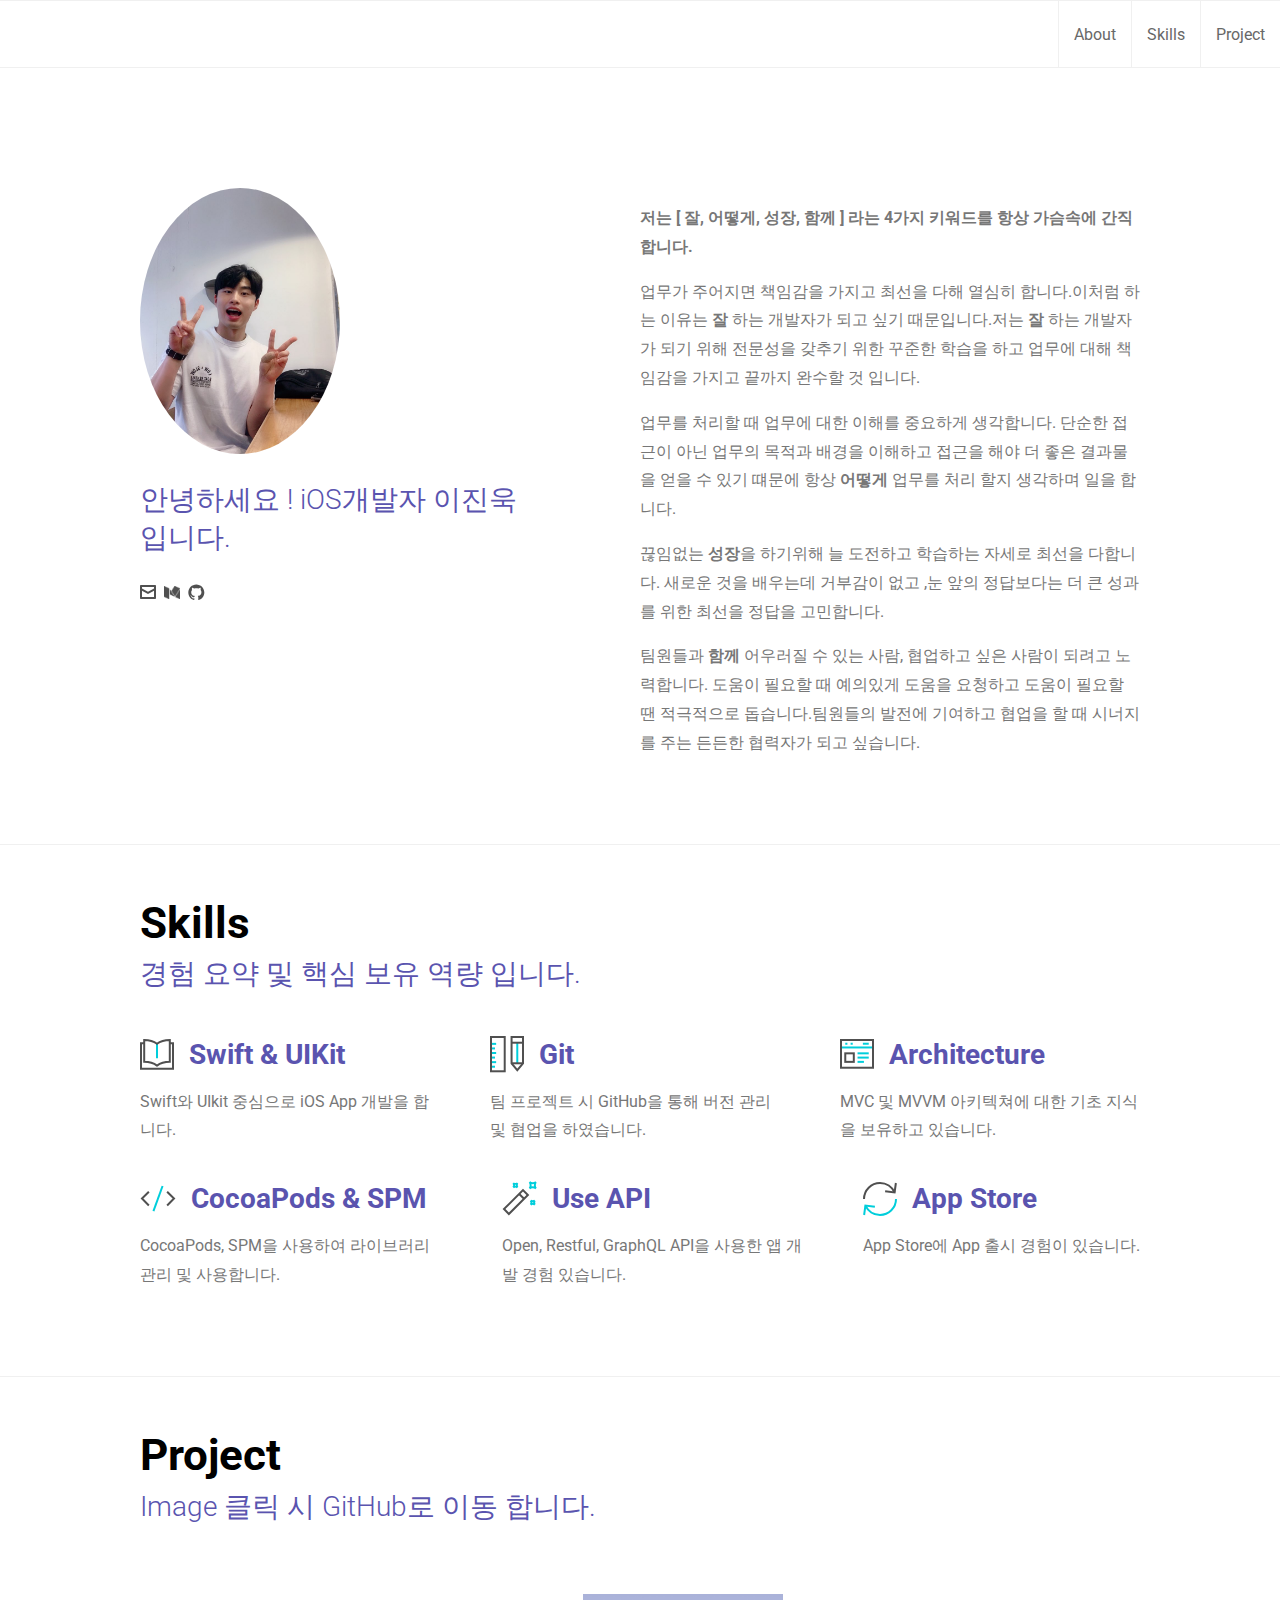
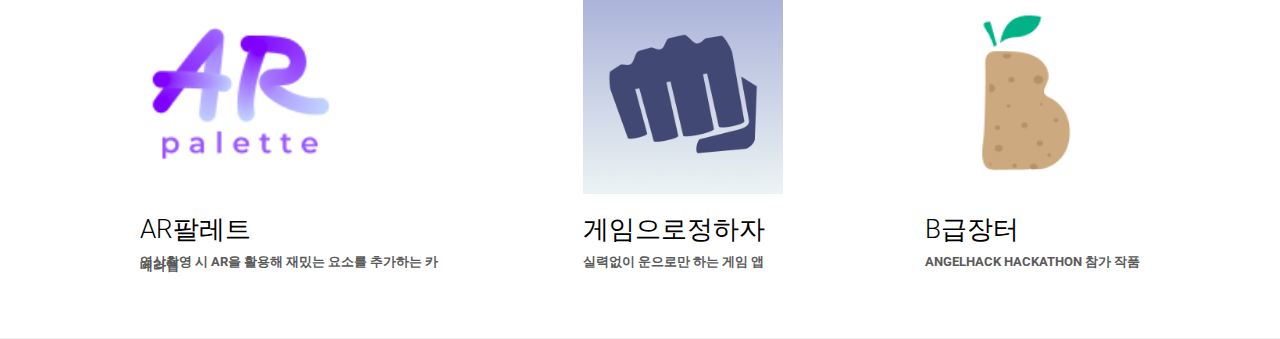
<file: index.html>
<!DOCTYPE html>
<html lang="en-us">
    <head>
	<meta name="generator" content="Hugo 0.76.4" />
        <meta charset="UTF-8">
<meta http-equiv="X-UA-Compatible" content="ie=edge">
<title>PortFolio</title>
<meta name="viewport" content="width=device-width, initial-scale=1.0">
<meta name="theme-color" content="#574CDD">
<meta name="description" content="안녕하세요. iOS 개발자 이진욱입니다.">
<meta property="og:description" content="안녕하세요. iOS 개발자 이진욱입니다.">
<meta name="twitter:description" content="안녕하세요. iOS 개발자 이진욱입니다.">
<meta property="og:image" content="https://jwlee07.github.io/PortFolio/img/jwlee_portfolio.jpg">
<meta name="twitter:image" content="https://jwlee07.github.io/PortFolio/img/jwlee_portfolio.jpg">
<link rel="icon" href="https://jwlee07.github.io/PortFolio/img/" type="image/x-icon">
<link rel="shortcut icon" href="https://jwlee07.github.io/PortFolio/img/" type="image/x-icon">
<link rel="stylesheet" href="css/final.css">
<link rel="stylesheet" href="css/normalize.css">
<link rel="stylesheet" href="https://fonts.googleapis.com/css?family=Roboto:300,400,700">
    </head>
    <body>
        <div>
            
            <nav class="main-navigation stuckMenu">
    <a href="https://jwlee07.github.io/PortFolio/">
        
    </a>
    <div class="sub-navigation">
        <a href="#" class="main-navigation-link" id="about" data-scroll-goto="0">About</a>
        
        
        <a href="#" class="main-navigation-link" data-scroll-goto="1">Skills</a>
        

        
        <a href="#" class="main-navigation-link" data-scroll-goto="2">Project</a>
        
        
    </div>
</nav>

            

            
            <section style="padding-top: 120px;" id="scroll-element" data-scroll-index="0">
    <div class="hero">
        <div class="hero-left">
            <img src="https://jwlee07.github.io/PortFolio/img/jwlee.jpeg" style="max-width: 50%; border-radius: 50%; ">
            <h2 class="subtitle">안녕하세요 ! iOS개발자 이진욱입니다.</h2>
            <div class="icons">
                
                <a href="mailto:apzk21413@gmail.com">
                    <svg width="16px" height="14px" viewBox="0 0 16 14" version="1.1" xmlns="http://www.w3.org/2000/svg" xlink="http://www.w3.org/1999/xlink">
                        
                        <title>ui-16px-1_email-84</title>
                        <desc>Created with Sketch.</desc>
                        <defs></defs>
                        <g id="Portfolio" stroke="none" stroke-width="1" fill="none" fill-rule="evenodd">
                            <g transform="translate(-94.000000, -336.000000)" id="Group" fill="#505050">
                                <g transform="translate(94.000000, 335.000000)">
                                    <g id="ui-16px-1_email-84" transform="translate(0.000000, 1.000000)">
                                        <path d="M15,0 L1,0 C0.448,0 0,0.447 0,1 L0,13 C0,13.553 0.448,14 1,14 L15,14 C15.552,14 16,13.553 16,13 L16,1 C16,0.447 15.552,0 15,0 Z M14,12 L2,12 L2,5.723 L7.504,8.868 C7.812,9.044 8.189,9.044 8.496,8.868 L14,5.723 L14,12 Z M14,3.42 L8,6.849 L2,3.42 L2,2 L14,2 L14,3.42 Z" id="Shape"></path>
                                    </g>
                                </g>
                            </g>
                        </g>
                    </svg>
                </a>
                
                
                
                
                
                
                <a href="https://jwlee07.github.io/" target="blank">
                    
                    <img src="https://jwlee07.github.io/PortFolio/img/medium.png" style="width: 16px;" alt="">
                </a>
                
                
                <a href="https://github.com/jwlee07" target="blank">
                  <svg width="17px" height="17px" viewBox="0 0 17 17" version="1.1" xmlns="http://www.w3.org/2000/svg" xmlns:xlink="http://www.w3.org/1999/xlink">
                    <title>social-16px_logo-github</title>
                      <g id="Portfolio" stroke="none" stroke-width="1" fill="none" fill-rule="evenodd">
                          <g id="GitHub-Mark" transform="translate(-136.000000, -55.000000)" fill="#505050">
                              <path d="M144.319263,55.455 C139.902185,55.455 136.32,59.0366937 136.32,63.4552456 C136.32,66.9897924 138.612029,69.9880428 141.791009,71.0459021 C142.191267,71.1195692 142.337128,70.8725389 142.337128,70.6603777 C142.337128,70.4708077 142.330252,69.967416 142.326323,69.2999922 C140.101086,69.7832483 139.631581,68.2273994 139.631581,68.2273994 C139.267666,67.303123 138.743156,67.057075 138.743156,67.057075 C138.016799,66.5610499 138.798161,66.5708722 138.798161,66.5708722 C139.601132,66.6273503 140.02349,67.3954524 140.02349,67.3954524 C140.737078,68.617835 141.896107,68.2647241 142.351861,68.0599296 C142.424546,67.5432777 142.631305,67.1906579 142.859673,66.9907746 C141.083314,66.7889268 139.215608,66.1023495 139.215608,63.0368165 C139.215608,62.163616 139.527465,61.4490452 140.039206,60.8901576 C139.956698,60.6878187 139.682166,59.8740429 140.117784,58.7729656 C140.117784,58.7729656 140.789137,58.5578577 142.317483,59.5931258 C142.95544,59.4153426 143.640053,59.326942 144.320246,59.3235043 C144.999947,59.326942 145.684069,59.4153426 146.323008,59.5931258 C147.850372,58.5578577 148.520743,58.7729656 148.520743,58.7729656 C148.957343,59.8740429 148.68281,60.6878187 148.600794,60.8901576 C149.113517,61.4490452 149.422919,62.163616 149.422919,63.0368165 C149.422919,66.1102073 147.552266,66.7864712 145.770505,66.9843901 C146.057315,67.2314204 146.313186,67.7195876 146.313186,68.4660808 C146.313186,69.5352357 146.303364,70.3981229 146.303364,70.6603777 C146.303364,70.8745034 146.447751,71.1234981 146.853411,71.045411 C150.029936,69.9850961 152.32,66.9888101 152.32,63.4552456 C152.32,59.0366937 148.737815,55.455 144.319263,55.455" id="Fill-4"></path>
                          </g>
                      </g>
                  </svg>
                </a>
                
                

            </div>
            <!-- https://www.notion.so/6428e248b2cb4de193c4c07b31e58680
            <a href="" target="blank" class="download-resume" onclick="ga('send', {hitType: 'event',eventCategory: 'CTA',eventAction: 'download'});">
                이력서 확인하기</a> -->
            
        </div>
        <div class="hero-right">
            
                <p><strong>저는 [ 잘, 어떻게, 성장, 함께 ] 라는 4가지 키워드를 항상 가슴속에 간직합니다.</strong></p>
            
                <p>업무가 주어지면 책임감을 가지고 최선을 다해 열심히 합니다.이처럼 하는 이유는 <strong>잘</strong> 하는 개발자가 되고 싶기 때문입니다.저는 <strong>잘</strong> 하는 개발자가 되기 위해 전문성을 갖추기 위한 꾸준한 학습을 하고 업무에 대해 책임감을 가지고 끝까지 완수할 것 입니다.</p>
            
                <p>업무를 처리할 때 업무에 대한 이해를 중요하게 생각합니다. 단순한 접근이 아닌 업무의 목적과 배경을 이해하고 접근을 해야 더 좋은 결과물을 얻을 수 있기 떄문에 항상 <strong>어떻게</strong> 업무를 처리 할지 생각하며 일을 합니다.</p>
            
                <p>끊임없는 <strong>성장</strong>을 하기위해 늘 도전하고 학습하는 자세로 최선을 다합니다. 새로운 것을 배우는데 거부감이 없고 ,눈 앞의 정답보다는 더 큰 성과를 위한 최선을 정답을 고민합니다.</p>
            
                <p>팀원들과 <strong>함께</strong> 어우러질 수 있는 사람, 협업하고 싶은 사람이 되려고 노력합니다. 도움이 필요할 때 예의있게 도움을 요청하고 도움이 필요할 땐 적극적으로 돕습니다.팀원들의 발전에 기여하고 협업을 할 때 시너지를 주는 든든한 협력자가 되고 싶습니다.</p>
            
        </div>
    </div>
</section>

            

            
            <section data-scroll-index="1">
    <div class="process">
        <div class="header">
            <h1 class="title">Skills</h1>
            <h2 class="subtitle">경험 요약 및 핵심 보유 역량 입니다.</h2>
        </div>
        <div class="process-wrapper">
            
            <div class="process-item">
                <figure class="item-header">
                    <img src="svg/book.svg">
                    <h3>Swift &amp; UIKit</h3>
                </figure>
                <p>Swift와 UIkit 중심으로 iOS App 개발을 합니다.</p>
            </div>
            
            <div class="process-item">
                <figure class="item-header">
                    <img src="svg/rulerpencil.svg">
                    <h3>Git</h3>
                </figure>
                <p>팀 프로젝트 시 GitHub을 통해 버전 관리 및 협업을 하였습니다.</p>
            </div>
            
            <div class="process-item">
                <figure class="item-header">
                    <img src="svg/ui.svg">
                    <h3>Architecture</h3>
                </figure>
                <p>MVC 및 MVVM 아키텍쳐에 대한 기초 지식을 보유하고 있습니다.</p>
            </div>
            
            <div class="process-item">
                <figure class="item-header">
                    <img src="svg/closetag.svg">
                    <h3>CocoaPods &amp; SPM</h3>
                </figure>
                <p>CocoaPods, SPM을 사용하여 라이브러리 관리 및 사용합니다.</p>
            </div>

            <div class="process-item">
                <figure class="item-header">
                    <img src="svg/wand.svg">
                    <h3>Use API</h3>
                </figure>
                <p>Open, Restful, GraphQL API을 사용한 앱 개발 경험 있습니다.</p>
            </div>

            <div class="process-item">
                <figure class="item-header">
                    <img src="svg/repeat.svg">
                    <h3>App Store</h3>
                </figure>
                <p>App Store에 App 출시 경험이 있습니다.</p>
            </div>
            
        </div>
    </div>
</section>
            

            
            <section data-scroll-index="2">
    <div class="case-studies">
        <div class="header">
            <h1 class="title">Project</h1>
            <h2 class="subtitle">Image 클릭 시 GitHub로 이동 합니다.</h2>
        </div>
        <div class="case-studies-wrapper">
            
            
            <div class="case-study-item">
                <a href= https://github.com/jwlee07/ARPalettePro ><img src="https://jwlee07.github.io/PortFolio/img/ARPalette_logo.jpg" width = "200" height = "200" alt=""></a>
                <h4>AR팔레트</h4>
                <h5>영상촬영 시 AR을 활용해 재밌는 요소를 추가하는 카메라앱</h5>
                
                
            </div>
            
            <div class="case-study-item">
                <a href= https://github.com/jwlee07/RefactoringDadambira ><img src="https://jwlee07.github.io/PortFolio/img/game_logo.jpeg" width = "200" height = "200" alt=""></a>
                <h4>게임으로정하자</h4>
                <h5>실력없이 운으로만 하는 게임 앱</h5>
                
                
            </div>
            
            <div class="case-study-item">
                <a href= https://github.com/jwlee07/2020AngelHack ><img src="https://jwlee07.github.io/PortFolio/img/BClass_logo.png" width = "200" height = "200" alt=""></a>
                <h4>B급장터</h4>
                <h5>AngelHack Hackathon 참가 작품</h5>
                
                
            </div>
            
        </div>
    </div>
</section>
            

            
        </div>

        
<script src="https://jwlee07.github.io/PortFolio/js/jquery-1.js"></script>
<script src="https://jwlee07.github.io/PortFolio/js/stickUp.js"></script>
<script src="https://jwlee07.github.io/PortFolio/js/scrollIt.js" type="text/javascript"></script>
<script type="text/javascript">
    jQuery(function($) {
        $(document).ready( function() {
            $('.main-navigation').stickUp({

            });
        });
    });
    $(function(){
        $.scrollIt({
            topOffset: -70,         
            easing: 'ease-in-out'
        });
    });
</script>

    </body>
</html>
</file>
<file: css/final.css>
* {
  box-sizing: border-box;
  text-rendering: optimizeLegibility;
  -webkit-font-smoothing: antialiased;
  -moz-osx-font-smoothing: grayscale;
}

body {
  font-size: 16px;
  font-family: Roboto;
  margin: 0;
  padding: 0;
}

a {
  text-decoration: none;
  -webkit-transition: 0.1s ease-in;
  transition: 0.1s ease-in;
}

a:hover {
  cursor: pointer;
  opacity: 0.8;
  -webkit-transform: translateY(-3px);
          transform: translateY(-3px);

}

footer {
  padding: 30px 30px 30px 30px;
  max-width: 1000px;
  margin: 0 auto;
  display: flex !important;
  justify-content: space-between;
  border-bottom: 1px solid #F0F0F0;
}

.main-navigation {
  z-index: 999;
  width: 100%;
  background: white;
  height: 68px;
  padding: 0;
  margin: 0;
  border-top: 1px solid #F0F0F0;
  border-bottom: 1px solid #F0F0F0;
  display: -webkit-box;
  display: -ms-flexbox;
  display: flex;
  -webkit-box-align: center;
      -ms-flex-align: center;
          align-items: center;
  -webkit-box-pack: justify;
      -ms-flex-pack: justify;
          justify-content: space-between;
}

.sub-navigation {
  max-width: 445px;
  height: inherit;
  display: -webkit-box;
  display: -ms-flexbox;
  display: flex;
}

.main-navigation h5 {
  position: absolute;
  left: 90px;
  top: 3px;
  color: #777777;
}

@media all and (max-width: 400px) {
  .main-navigation h5 {
    top: 7px;
    font-size: 12px;
  }
}

.main-navigation-link {
  color: #686868;
  padding: 15px;
  display: -webkit-box;
  text-align: center !important;
  display: -ms-flexbox;
  display: flex;
    -webkit-box-align: center;
        -ms-flex-align: center;
            align-items: center;
    -webkit-box-pack: center;
        -ms-flex-pack: center;
            justify-content: center;
  border-left: 1px solid #F0F0F0;
}

.icons a:first-child {
  padding: 4px 4px 4px 0;
}

.icons a {
  padding: 4px;
}

@media all and (max-width: 460px) {
  .main-navigation-link {
    font-size: 13px;
    padding: 15px;
  }
  #about {
    display: none;
  }
  #process-link {
    display: none !important;
  }
}

.logo:hover, .main-navigation-link:hover {
  box-shadow: 0 2px 4px 0 rgba(0,0,0,0.12);
}

.logo {
  width: 68px;
  display: block;
}

section {
  padding-top: 70px;
  padding-bottom: 70px;
  border-bottom: 1px solid #F0F0F0;
  padding-left: 30px;
  padding-right: 30px;
}

.hero {
  display: -webkit-box;
  display: -ms-flexbox;
  display: flex;
  margin: 0 auto;
  -webkit-box-pack: justify;
      -ms-flex-pack: justify;
          justify-content: space-between;
  -ms-flex-wrap: wrap;
      flex-wrap: wrap;
  max-width: 1000px;
}

.process {
  max-width: 1000px;
  display: -webkit-box;
  display: -ms-flexbox;
  display: flex;
  margin: 0 auto;
  -webkit-box-orient: vertical;
  -webkit-box-direction: normal;
      -ms-flex-direction: column;
          flex-direction: column;
}

.case-studies {
  max-width: 1000px;
  display: -webkit-box;
  display: -ms-flexbox;
  display: flex;
  margin: 0 auto;
  -webkit-box-orient: vertical;
  -webkit-box-direction: normal;
      -ms-flex-direction: column;
          flex-direction: column;
}

.hi {
  font-size: 42px;
  line-height: 0.4em;
}

.subtitle {
  font-size: 28px;
  color: #5A54AF;
  font-weight: 300;
}

.hero-left {
  width: 400px;
}

.hero-right {
  width: 500px;
}

.hero-right p {
  /* color: #929292; */
  font-size: 16px;
  color: #777777;
  letter-spacing: 0;
  /* line-height: 25px; */
  line-height: 1.8em;
}

.hero-right em {
  font-style: normal !important;
}

.hero-right p a {
  color: #574cdd;
  text-decoration: underline;
}

.icons {
  width: 160px;
  display: -webkit-box;
  display: -ms-flexbox;
  display: flex;
  -webkit-box-pack: justify;
      -ms-flex-pack: justify;
          /*justify-content: space-between;*/
}

.download-resume {
  /* Rectangle 3: */
  display: inline-block;
  margin-top: 20px;
  background: #5A54AF;
  /* Download Resume: */
  font-family: Roboto;
  font-size: 15px;
  /*padding: 15px 50px;*/
  color: #C3D5FF;
  padding: 18px 0;
  width: 296px;
  text-align: center;
  letter-spacing: 0;
  border-radius: 2px;
}

.title {
  /* My Process: */
  font-family: Roboto;
  font-weight: bold;
  margin: 0;
  font-size: 44px;
  color: #000000;
  letter-spacing: 0;
  line-height: 0.4em;
}

.process-item {
  max-width: 300px;
  padding-top: 20px;
}

.process-item h3 {
  margin-left: 15px;
}

.process-wrapper {
  display: -webkit-box;
  display: -ms-flexbox;
  display: flex;
  -ms-flex-wrap: wrap;
      flex-wrap: wrap;
  -webkit-box-pack: justify;
      -ms-flex-pack: justify;
          justify-content: space-between;
}

.item-header {
  display: -webkit-box;
  display: -ms-flexbox;
  display: flex;
    -webkit-box-align: center;
        -ms-flex-align: center;
            align-items: center;
    -webkit-box-pack: start;
        -ms-flex-pack: start;
            justify-content: flex-start;
  margin: 0;
  height: 35px;
}

.process-item p {
  /* I collaborate with s: */
  font-size: 16px;
  color: #777777;
  letter-spacing: 0;
  line-height: 1.8em;
}

.process-item h3 {
  /* Discover: */
  font-size: 28px;
  color: #5A54AF;
  letter-spacing: 0;
}

.case-studies-wrapper {
  display: -webkit-box;
  display: -ms-flexbox;
  display: flex;
  -ms-flex-wrap: wrap;
      flex-wrap: wrap;
  -webkit-box-align: stretch;
      -ms-flex-align: stretch;
          align-items: stretch;
  -webkit-box-pack: justify;
      -ms-flex-pack: justify;
          justify-content: space-between;
}

.case-study-item {
  max-width: 300px;
  margin-top: 45px;
}

.case-study-item h4 {
  font-size: 26px;
  font-weight: 300;
  margin: 0;
  line-height: 2.4em;
}

.case-study-item h5 {
  font-size: 13px;
  font-weight: 700;
  color: #5A5A5A;
  margin: 0;
  line-height: 0.3em;
  text-transform: uppercase;
}

.case-study-item p {
  font-size: 16px;
  color: #777777;
  letter-spacing: 0;
  line-height: 1.8em;
}

.read-more {
  display: inline-block;
  width: 100%;
  border: solid 2px #E1E1E1;
  padding: 18px 0;
  text-align: center;
  color: #574CDD;
  font-weight: 500;
  -webkit-transition: 0.2s ease-out;
  transition: 0.2s ease-out;
  border-radius: 2px;
}

.main-case-study {
  max-width: 1000px;
  display: block;
  margin: 0 auto;
  margin-top: 30px;
}

.results-content {
  max-width: 900px;
  color: black;
  text-align: center;
  display: block;
  margin: 0 auto;
}

.results-content img {
  margin-top: 40px;
  max-width: 70px;
  border-radius: 100%;
}

.results-content h1 {
  font-size: 24px;
  line-height: 1.6em;
  font-weight: 300;
}

.results-content h2 {
  font-size: 25px;
  line-height: 1em;
  font-weight: 300;
  margin: 0;
  margin-top: 0.3em;

}

.results-content h3 {
  margin: 0;
  margin-top: 0.4em;
  padding-bottom: 35px;
}

.results-content hr {
  width: 30px;
  border: 3px solid #5A54AF;
}

.main-case-study img {
  max-width: 100%;
}

.main-case-study .title {
  line-height: 1em;
  margin-top: 20px;
}

.main-case-study .subtitle {
  /* Mobile App Design: */
  font-family: Roboto;
  font-weight: bold;
  font-size: 22px;
  color: #5A54AF;
  letter-spacing: 0;
}

.main-case-study .summary {
  /* The objective of thi: */
  font-family: Roboto;
  font-weight: 300;
  font-size: 24px;
  color: #000000;
  letter-spacing: 0;
  line-height: 39px;
}

.case-study-item img {
  max-width: 100%;
}

.case-details {
  margin: 0;
  padding: 0;
  display: flex;
  max-width: 700px;
  list-style-type: none;
  justify-content: space-between;
  flex-wrap: wrap;
}

.case-links {
  margin-top: 26px;
  padding-bottom: 30px;
}

.link-div {
  display: inline-block;
  padding: 15px 15px 15px 0;
}

.case-links img {
  position: relative;
  top: 2.9px;
  padding-right: 8px;
}

.case-detail-link {
  padding: 15px 30px;
  /* border: 1px solid #fafafa; */
  color: #593eda;
  border-radius: 2px;
  background: #f1f1f1;
  margin-right: 1em;
}

@media all and (max-width: 981px) {
  .hero-left {
    margin: 0 auto;
    text-align: center;
  }
  .hero-left .icons {
    margin: 0 auto;
    justify-content: center;
  }
}

@media all and (max-width: 842px) {
  .link-div {
    display: block;
  }
  .case-detail-link {
      display: block;
      width: 100%;
      padding:25px;
      text-align: center;
  }
}

.content-case-study {
  max-width: 1000px;
  display: block;
  margin: 0 auto;
}

.content-case-study p {
  /* Each member of our t: */
  font-family: Roboto;
  font-size: 19px;
  color: #676767;
  letter-spacing: 0;
  line-height: 30px;
}

.content-case-study img {
  max-width: 100%;
  margin-top: 20px;
}

.content-case-study a {
  color: #574cdd;
  text-decoration: underline;
}

.content-case-study h1 {
  margin: 0;
  margin-top: 2.4em;
}

@media all and (max-width: 513px) {
  .case-details {
    justify-content: flex-start;
  }
  .download-resume {
    display: block;
    width: 100%;
  }
  .case-details-item {
    padding-right: 25px !important;
  }
}

.case-details-item {
  padding-right: 20px;
}

.case-details-item strong {
  font-weight: bold;
}

.case-details-item p {
  line-height: 1.8em;
  font-size: 16px;
}

@media all and (max-width:1040px) {
  .case-study-item {
    max-width: 48%;
    margin-top: 40px;
  }
  .case-studies-wrapper {
    margin-top: 0;
  }
}

@media all and (max-width:980px) {
  .hero-right {
    width: 100%;
    margin-top: 30px;
  }
  .process-item {
    max-width: 45%;
  }
}

@media all and (max-width: 728px) {
  .case-study-item {
    max-width: 100%;
    margin-top: 40px;
  }
  .case-study-item:first-of-type {
    margin-top: 13px;
  }
  .hi, .title {
    font-size: 40px;
  }
  .process-item h3 {
    font-size: 24px;
  }
  .subtitle {
    font-size: 24px;
  }
  section {
    padding-top: 60px !important;
    padding-bottom: 60px !important;
  }
  #scroll-element {
    padding-top: 100px !important;
  }
}

@media all and (max-width:500px) {
  .process-item {
    max-width: 100%;
  }
}

.active {
  color: #574CDD !important;
  transition: 0.2s ease-in-out;
  border-bottom: 3px solid #574CDD;
}
</file>
